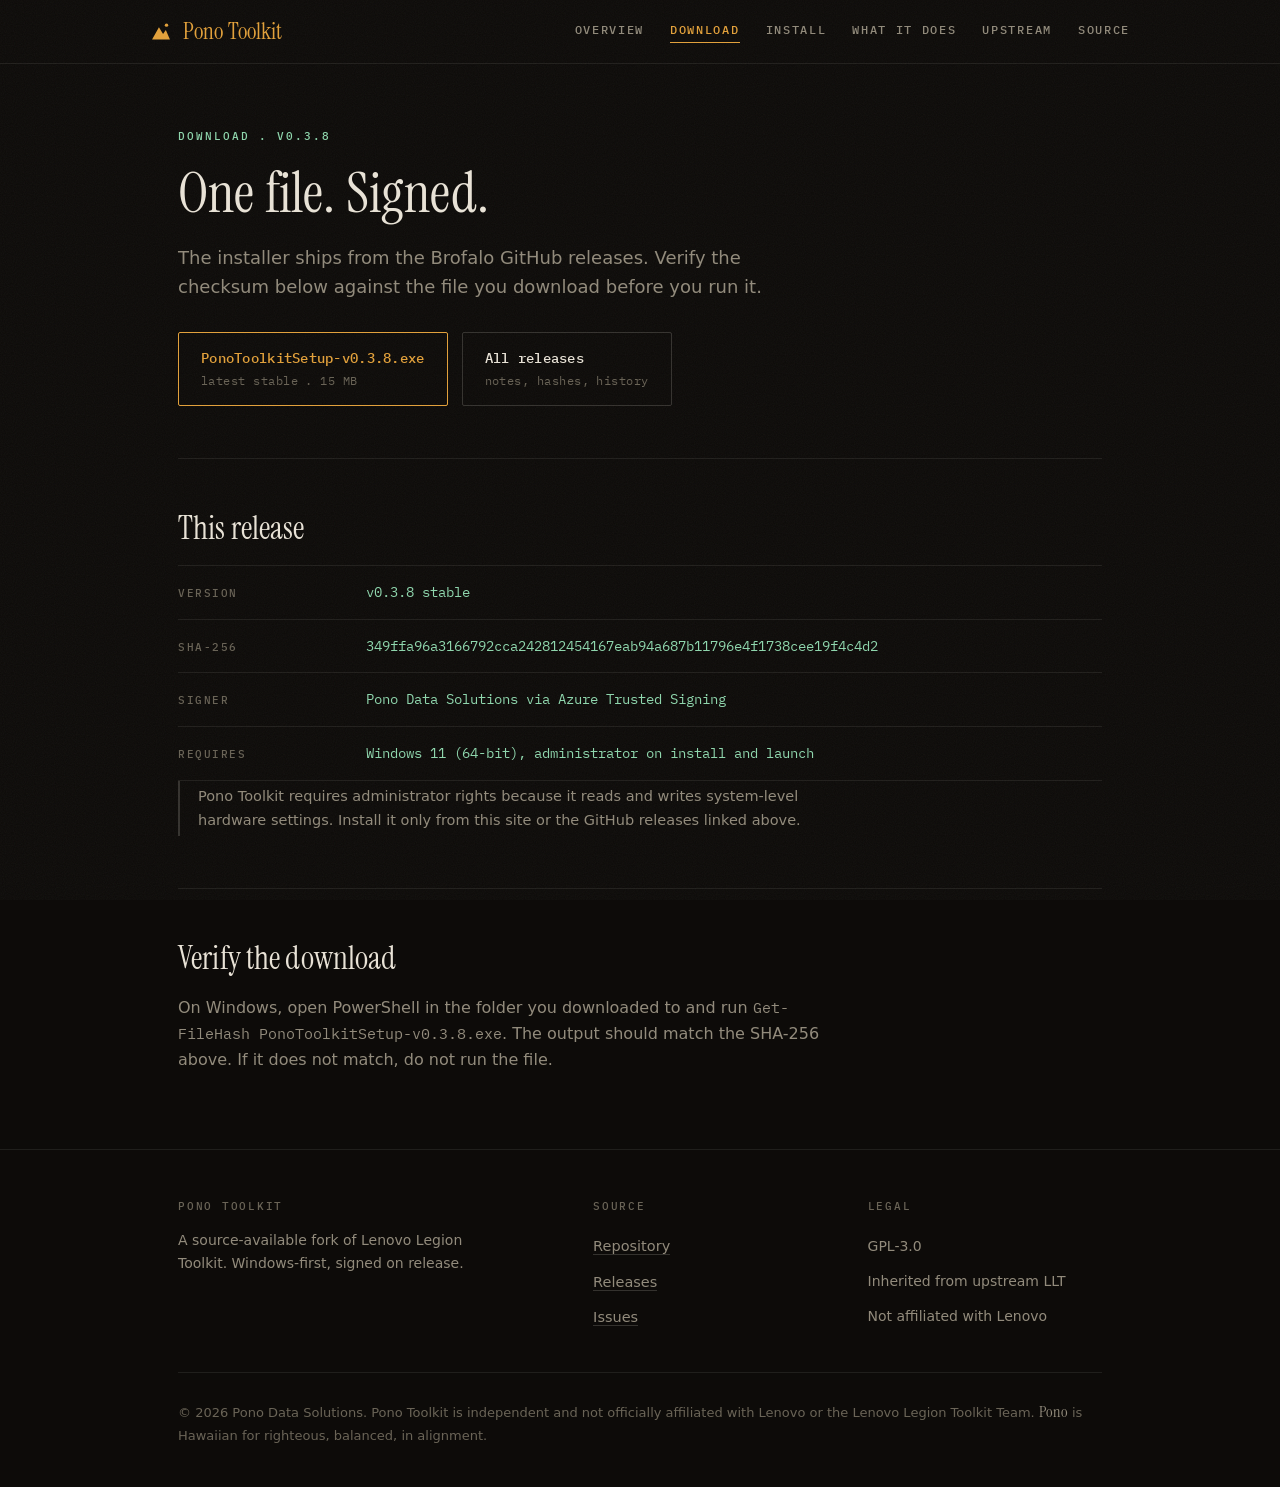
<file: docs/download.html>
<!doctype html>
<html lang="en">
<head>
  <meta charset="utf-8">
  <meta name="viewport" content="width=device-width,initial-scale=1">
  <title>Download . Pono Toolkit</title>
  <meta name="description" content="Download Pono Toolkit v0.3.8 for Windows 11. Signed installer with published SHA-256, signer, and system requirements.">
  <meta name="theme-color" content="#0d0b09">
  <link rel="preconnect" href="https://github.com">
  <link rel="stylesheet" href="styles.css">
</head>
<body>
  <header class="plate">
    <div class="wrap plate-row">
      <a class="brand" href="index.html">
        <svg class="mark" viewBox="0 0 32 32" aria-hidden="true">
          <path d="M3 27 L13 9 L19 19 L23 13 L29 27 Z" fill="currentColor"/>
          <circle cx="24" cy="6" r="2.5" fill="currentColor"/>
        </svg>
        <span class="name">Pono Toolkit</span>
      </a>
      <nav class="pages" aria-label="Primary">
        <a href="index.html">Overview</a>
        <a href="download.html" aria-current="page">Download</a>
        <a href="install.html">Install</a>
        <a href="whats-different.html">What it does</a>
        <a href="upstream.html">Upstream</a>
        <a href="https://github.com/Brofalo/LenovoLegionToolkit" rel="noopener">Source</a>
      </nav>
    </div>
  </header>

  <main>
    <div class="wrap">
      <div class="titleblock">
        <p class="kicker">Download . v0.3.8</p>
        <h1>One file. Signed.</h1>
        <p class="lede">The installer ships from the Brofalo GitHub releases. Verify the checksum below against the file you download before you run it.</p>
        <div class="actions">
          <a class="btn btn-primary" href="https://github.com/Brofalo/LenovoLegionToolkit/releases/latest/download/PonoToolkitSetup-v0.3.8.exe">
            <span class="t">PonoToolkitSetup-v0.3.8.exe</span>
            <span class="s">latest stable . 15 MB</span>
          </a>
          <a class="btn" href="https://github.com/Brofalo/LenovoLegionToolkit/releases" rel="noopener">
            <span class="t">All releases</span>
            <span class="s">notes, hashes, history</span>
          </a>
        </div>
      </div>

      <section>
        <h2>This release</h2>
        <dl class="spec">
          <div>
            <dt>Version</dt>
            <dd class="readout">v0.3.8 stable</dd>
          </div>
          <div>
            <dt>SHA-256</dt>
            <dd class="readout">349ffa96a3166792cca242812454167eab94a687b11796e4f1738cee19f4c4d2</dd>
          </div>
          <div>
            <dt>Signer</dt>
            <dd class="readout">Pono Data Solutions via Azure Trusted Signing</dd>
          </div>
          <div>
            <dt>Requires</dt>
            <dd class="readout">Windows 11 (64-bit), administrator on install and launch</dd>
          </div>
        </dl>
        <p class="note">Pono Toolkit requires administrator rights because it reads and writes system-level hardware settings. Install it only from this site or the GitHub releases linked above.</p>
      </section>

      <section>
        <h2>Verify the download</h2>
        <div class="prose">
          <p>On Windows, open PowerShell in the folder you downloaded to and run <code>Get-FileHash PonoToolkitSetup-v0.3.8.exe</code>. The output should match the SHA-256 above. If it does not match, do not run the file.</p>
        </div>
      </section>
    </div>
  </main>

  <footer>
    <div class="wrap">
      <div class="foot-grid">
        <div>
          <p class="label">Pono Toolkit</p>
          <p class="blurb">A source-available fork of Lenovo Legion Toolkit. Windows-first, signed on release.</p>
        </div>
        <div>
          <p class="label">Source</p>
          <ul class="links">
            <li><a href="https://github.com/Brofalo/LenovoLegionToolkit" rel="noopener">Repository</a></li>
            <li><a href="https://github.com/Brofalo/LenovoLegionToolkit/releases" rel="noopener">Releases</a></li>
            <li><a href="https://github.com/Brofalo/LenovoLegionToolkit/issues" rel="noopener">Issues</a></li>
          </ul>
        </div>
        <div>
          <p class="label">Legal</p>
          <ul class="legal-list">
            <li>GPL-3.0</li>
            <li>Inherited from upstream LLT</li>
            <li>Not affiliated with Lenovo</li>
          </ul>
        </div>
      </div>
      <p class="colophon">&copy; 2026 Pono Data Solutions. Pono Toolkit is independent and not officially affiliated with Lenovo or the Lenovo Legion Toolkit Team. <span class="motto">Pono</span> is Hawaiian for righteous, balanced, in alignment.</p>
    </div>
  </footer>
</body>
</html>
</file>
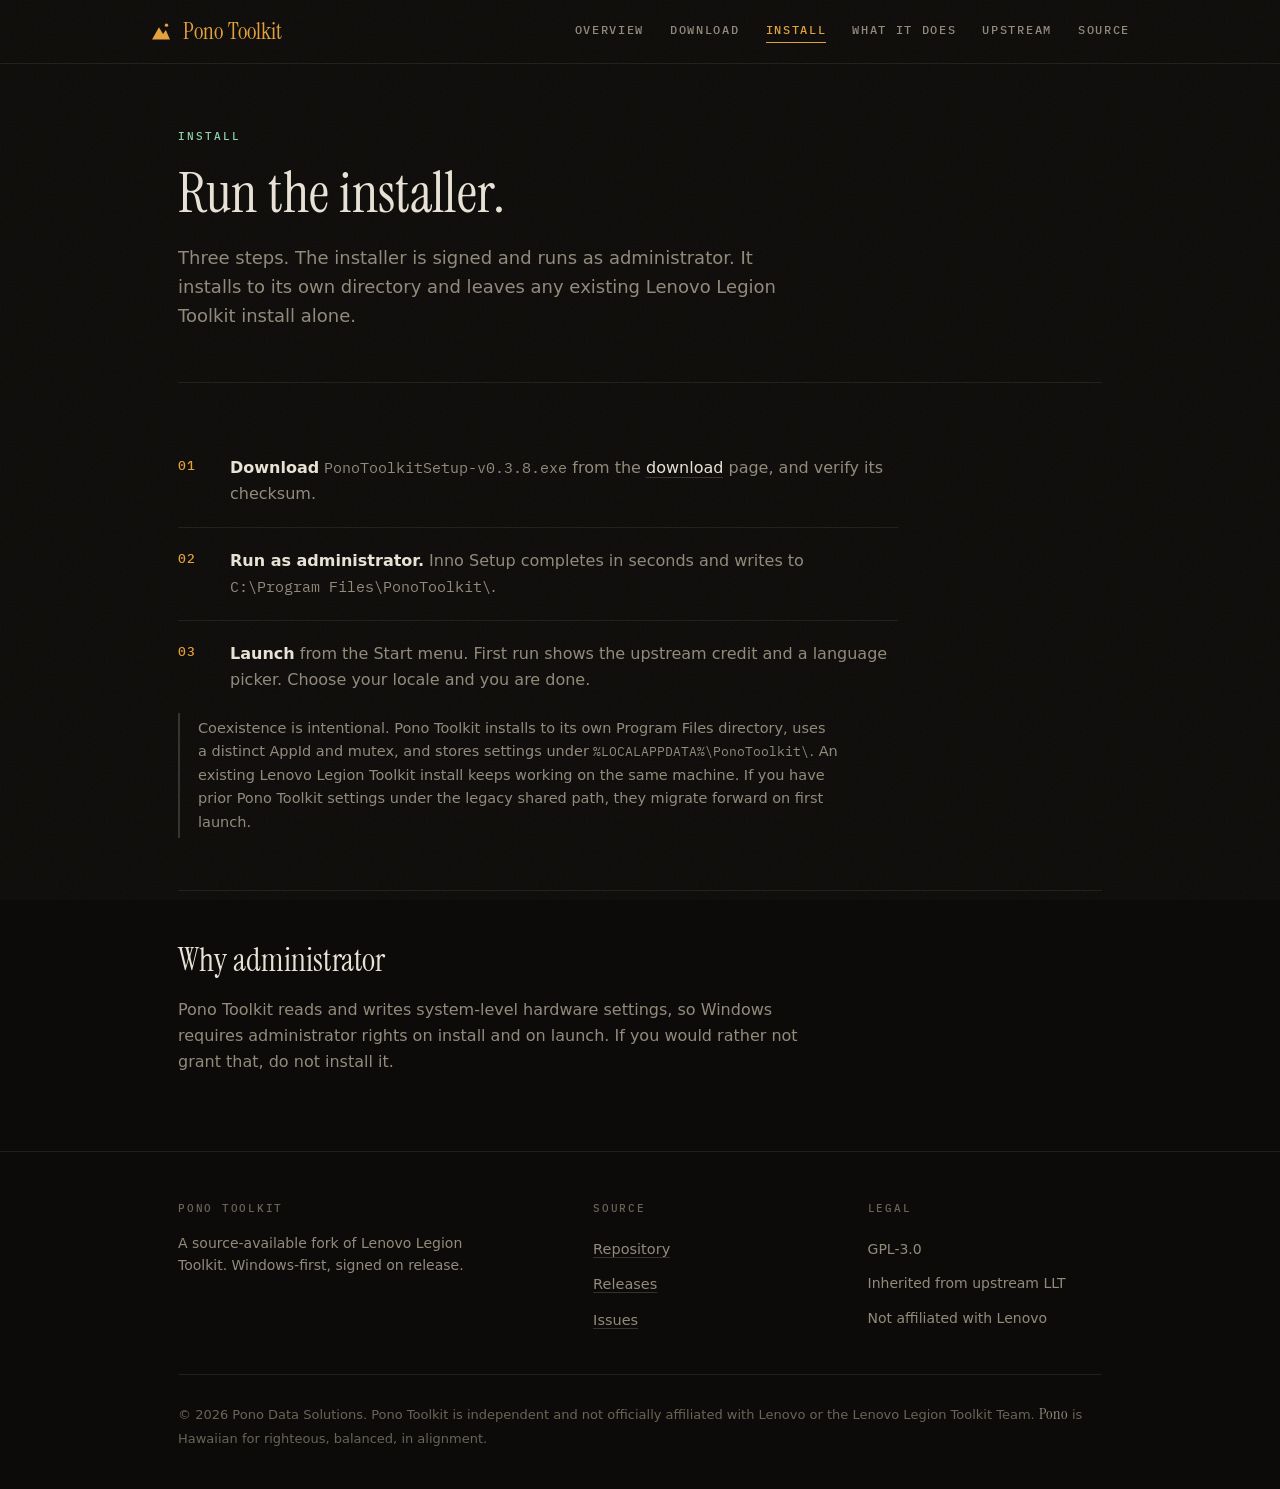
<file: docs/install.html>
<!doctype html>
<html lang="en">
<head>
  <meta charset="utf-8">
  <meta name="viewport" content="width=device-width,initial-scale=1">
  <title>Install . Pono Toolkit</title>
  <meta name="description" content="How to install and run Pono Toolkit on Windows 11. Runs as administrator, installs to its own directory, and coexists with Lenovo Legion Toolkit.">
  <meta name="theme-color" content="#0d0b09">
  <link rel="preconnect" href="https://github.com">
  <link rel="stylesheet" href="styles.css">
</head>
<body>
  <header class="plate">
    <div class="wrap plate-row">
      <a class="brand" href="index.html">
        <svg class="mark" viewBox="0 0 32 32" aria-hidden="true">
          <path d="M3 27 L13 9 L19 19 L23 13 L29 27 Z" fill="currentColor"/>
          <circle cx="24" cy="6" r="2.5" fill="currentColor"/>
        </svg>
        <span class="name">Pono Toolkit</span>
      </a>
      <nav class="pages" aria-label="Primary">
        <a href="index.html">Overview</a>
        <a href="download.html">Download</a>
        <a href="install.html" aria-current="page">Install</a>
        <a href="whats-different.html">What it does</a>
        <a href="upstream.html">Upstream</a>
        <a href="https://github.com/Brofalo/LenovoLegionToolkit" rel="noopener">Source</a>
      </nav>
    </div>
  </header>

  <main>
    <div class="wrap">
      <div class="titleblock">
        <p class="kicker">Install</p>
        <h1>Run the installer.</h1>
        <p class="lede">Three steps. The installer is signed and runs as administrator. It installs to its own directory and leaves any existing Lenovo Legion Toolkit install alone.</p>
      </div>

      <section>
        <ol class="steps">
          <li><strong>Download</strong> <code>PonoToolkitSetup-v0.3.8.exe</code> from the <a href="download.html">download</a> page, and verify its checksum.</li>
          <li><strong>Run as administrator.</strong> Inno Setup completes in seconds and writes to <code>C:\Program Files\PonoToolkit\</code>.</li>
          <li><strong>Launch</strong> from the Start menu. First run shows the upstream credit and a language picker. Choose your locale and you are done.</li>
        </ol>
        <p class="note">Coexistence is intentional. Pono Toolkit installs to its own Program Files directory, uses a distinct AppId and mutex, and stores settings under <code>%LOCALAPPDATA%\PonoToolkit\</code>. An existing Lenovo Legion Toolkit install keeps working on the same machine. If you have prior Pono Toolkit settings under the legacy shared path, they migrate forward on first launch.</p>
      </section>

      <section>
        <h2>Why administrator</h2>
        <div class="prose">
          <p>Pono Toolkit reads and writes system-level hardware settings, so Windows requires administrator rights on install and on launch. If you would rather not grant that, do not install it.</p>
        </div>
      </section>
    </div>
  </main>

  <footer>
    <div class="wrap">
      <div class="foot-grid">
        <div>
          <p class="label">Pono Toolkit</p>
          <p class="blurb">A source-available fork of Lenovo Legion Toolkit. Windows-first, signed on release.</p>
        </div>
        <div>
          <p class="label">Source</p>
          <ul class="links">
            <li><a href="https://github.com/Brofalo/LenovoLegionToolkit" rel="noopener">Repository</a></li>
            <li><a href="https://github.com/Brofalo/LenovoLegionToolkit/releases" rel="noopener">Releases</a></li>
            <li><a href="https://github.com/Brofalo/LenovoLegionToolkit/issues" rel="noopener">Issues</a></li>
          </ul>
        </div>
        <div>
          <p class="label">Legal</p>
          <ul class="legal-list">
            <li>GPL-3.0</li>
            <li>Inherited from upstream LLT</li>
            <li>Not affiliated with Lenovo</li>
          </ul>
        </div>
      </div>
      <p class="colophon">&copy; 2026 Pono Data Solutions. Pono Toolkit is independent and not officially affiliated with Lenovo or the Lenovo Legion Toolkit Team. <span class="motto">Pono</span> is Hawaiian for righteous, balanced, in alignment.</p>
    </div>
  </footer>
</body>
</html>
</file>
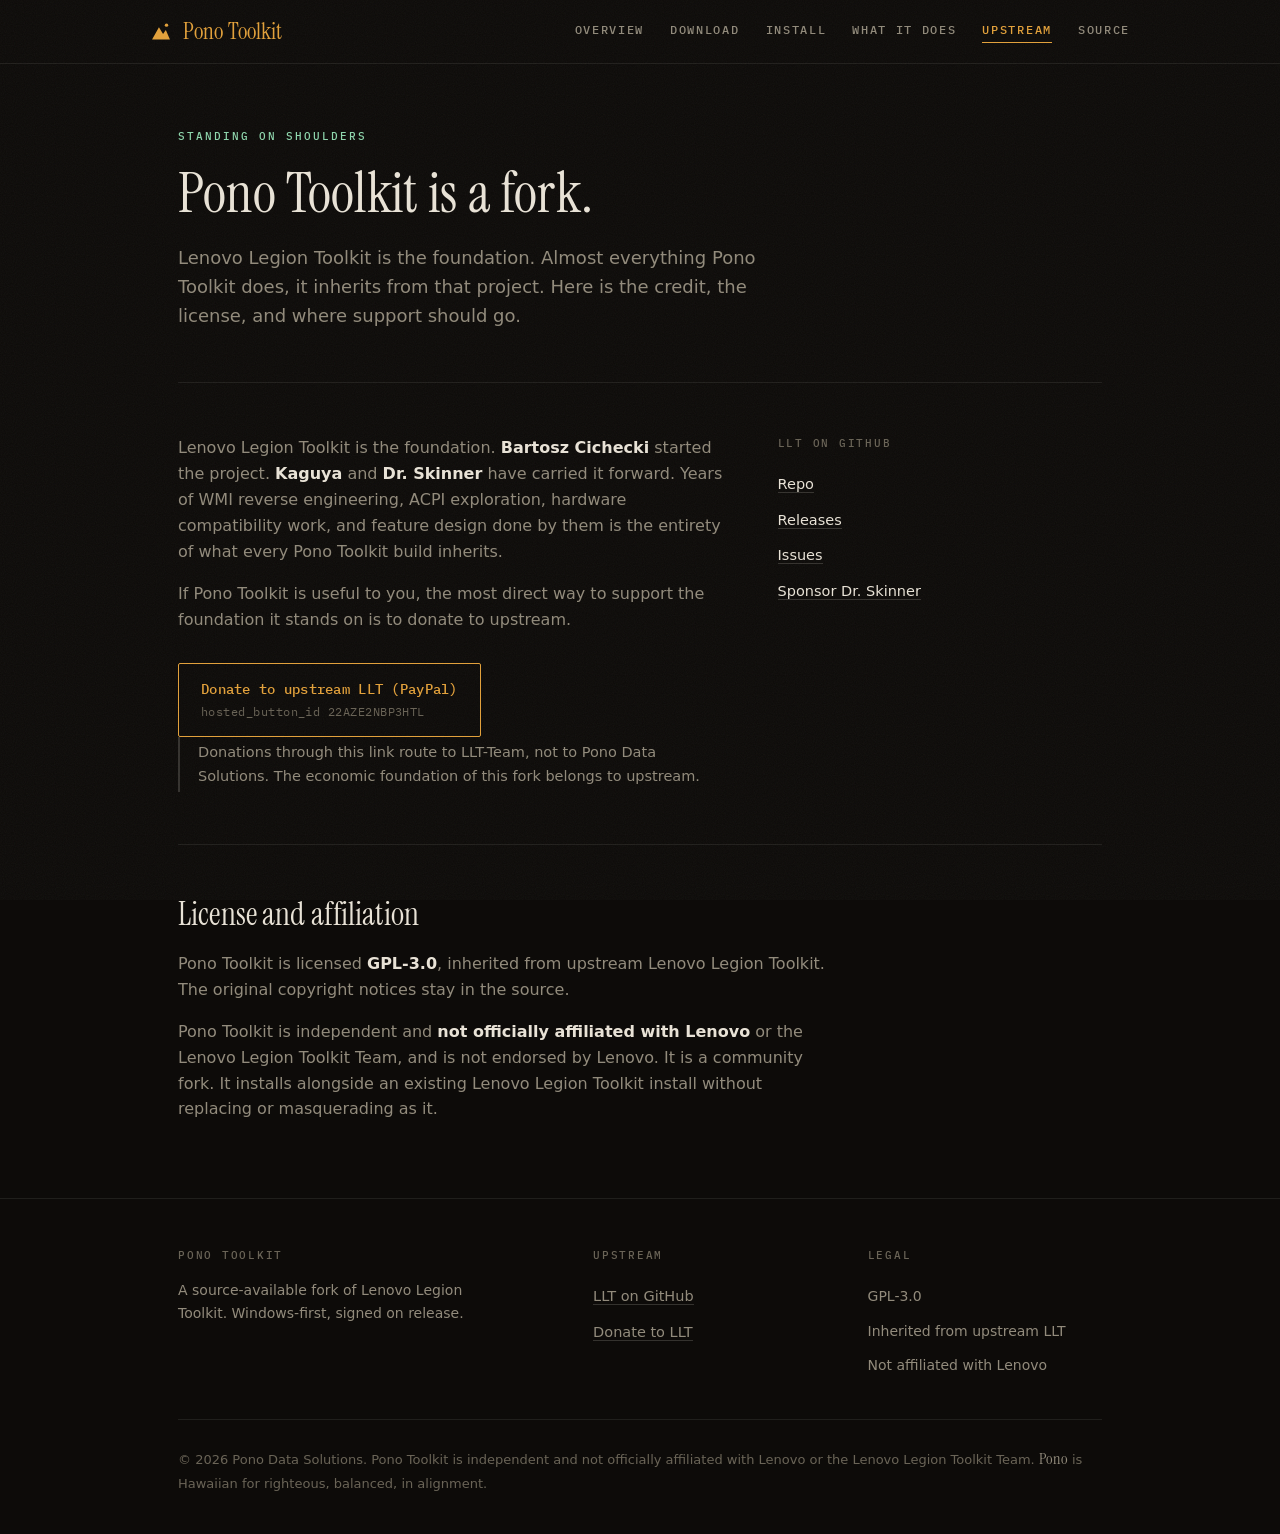
<file: docs/upstream.html>
<!doctype html>
<html lang="en">
<head>
  <meta charset="utf-8">
  <meta name="viewport" content="width=device-width,initial-scale=1">
  <title>Upstream . Pono Toolkit</title>
  <meta name="description" content="Pono Toolkit is a fork of Lenovo Legion Toolkit. The credit, the GPL-3.0 license, the not-affiliated notice, and why donations go to upstream and not to us.">
  <meta name="theme-color" content="#0d0b09">
  <link rel="preconnect" href="https://github.com">
  <link rel="stylesheet" href="styles.css">
</head>
<body>
  <header class="plate">
    <div class="wrap plate-row">
      <a class="brand" href="index.html">
        <svg class="mark" viewBox="0 0 32 32" aria-hidden="true">
          <path d="M3 27 L13 9 L19 19 L23 13 L29 27 Z" fill="currentColor"/>
          <circle cx="24" cy="6" r="2.5" fill="currentColor"/>
        </svg>
        <span class="name">Pono Toolkit</span>
      </a>
      <nav class="pages" aria-label="Primary">
        <a href="index.html">Overview</a>
        <a href="download.html">Download</a>
        <a href="install.html">Install</a>
        <a href="whats-different.html">What it does</a>
        <a href="upstream.html" aria-current="page">Upstream</a>
        <a href="https://github.com/Brofalo/LenovoLegionToolkit" rel="noopener">Source</a>
      </nav>
    </div>
  </header>

  <main>
    <div class="wrap">
      <div class="titleblock">
        <p class="kicker">Standing on shoulders</p>
        <h1>Pono Toolkit is a fork.</h1>
        <p class="lede">Lenovo Legion Toolkit is the foundation. Almost everything Pono Toolkit does, it inherits from that project. Here is the credit, the license, and where support should go.</p>
      </div>

      <section>
        <div class="cols">
          <div class="prose">
            <p>Lenovo Legion Toolkit is the foundation. <strong>Bartosz Cichecki</strong> started the project. <strong>Kaguya</strong> and <strong>Dr. Skinner</strong> have carried it forward. Years of WMI reverse engineering, ACPI exploration, hardware compatibility work, and feature design done by them is the entirety of what every Pono Toolkit build inherits.</p>
            <p>If Pono Toolkit is useful to you, the most direct way to support the foundation it stands on is to donate to upstream.</p>
            <div class="actions">
              <a class="btn btn-primary" href="https://www.paypal.com/donate/?hosted_button_id=22AZE2NBP3HTL" rel="noopener">
                <span class="t">Donate to upstream LLT (PayPal)</span>
                <span class="s">hosted_button_id 22AZE2NBP3HTL</span>
              </a>
            </div>
            <p class="note">Donations through this link route to LLT-Team, not to Pono Data Solutions. The economic foundation of this fork belongs to upstream.</p>
          </div>
          <aside class="aside">
            <p class="label">LLT on GitHub</p>
            <ul class="links">
              <li><a href="https://github.com/LenovoLegionToolkit-Team/LenovoLegionToolkit" rel="noopener">Repo</a></li>
              <li><a href="https://github.com/LenovoLegionToolkit-Team/LenovoLegionToolkit/releases" rel="noopener">Releases</a></li>
              <li><a href="https://github.com/LenovoLegionToolkit-Team/LenovoLegionToolkit/issues" rel="noopener">Issues</a></li>
              <li><a href="https://github.com/sponsors/Metanome" rel="noopener">Sponsor Dr. Skinner</a></li>
            </ul>
          </aside>
        </div>
      </section>

      <section>
        <h2>License and affiliation</h2>
        <div class="prose">
          <p>Pono Toolkit is licensed <strong>GPL-3.0</strong>, inherited from upstream Lenovo Legion Toolkit. The original copyright notices stay in the source.</p>
          <p>Pono Toolkit is independent and <strong>not officially affiliated with Lenovo</strong> or the Lenovo Legion Toolkit Team, and is not endorsed by Lenovo. It is a community fork. It installs alongside an existing Lenovo Legion Toolkit install without replacing or masquerading as it.</p>
        </div>
      </section>
    </div>
  </main>

  <footer>
    <div class="wrap">
      <div class="foot-grid">
        <div>
          <p class="label">Pono Toolkit</p>
          <p class="blurb">A source-available fork of Lenovo Legion Toolkit. Windows-first, signed on release.</p>
        </div>
        <div>
          <p class="label">Upstream</p>
          <ul class="links">
            <li><a href="https://github.com/LenovoLegionToolkit-Team/LenovoLegionToolkit" rel="noopener">LLT on GitHub</a></li>
            <li><a href="https://www.paypal.com/donate/?hosted_button_id=22AZE2NBP3HTL" rel="noopener">Donate to LLT</a></li>
          </ul>
        </div>
        <div>
          <p class="label">Legal</p>
          <ul class="legal-list">
            <li>GPL-3.0</li>
            <li>Inherited from upstream LLT</li>
            <li>Not affiliated with Lenovo</li>
          </ul>
        </div>
      </div>
      <p class="colophon">&copy; 2026 Pono Data Solutions. Pono Toolkit is independent and not officially affiliated with Lenovo or the Lenovo Legion Toolkit Team. <span class="motto">Pono</span> is Hawaiian for righteous, balanced, in alignment.</p>
    </div>
  </footer>
</body>
</html>
</file>
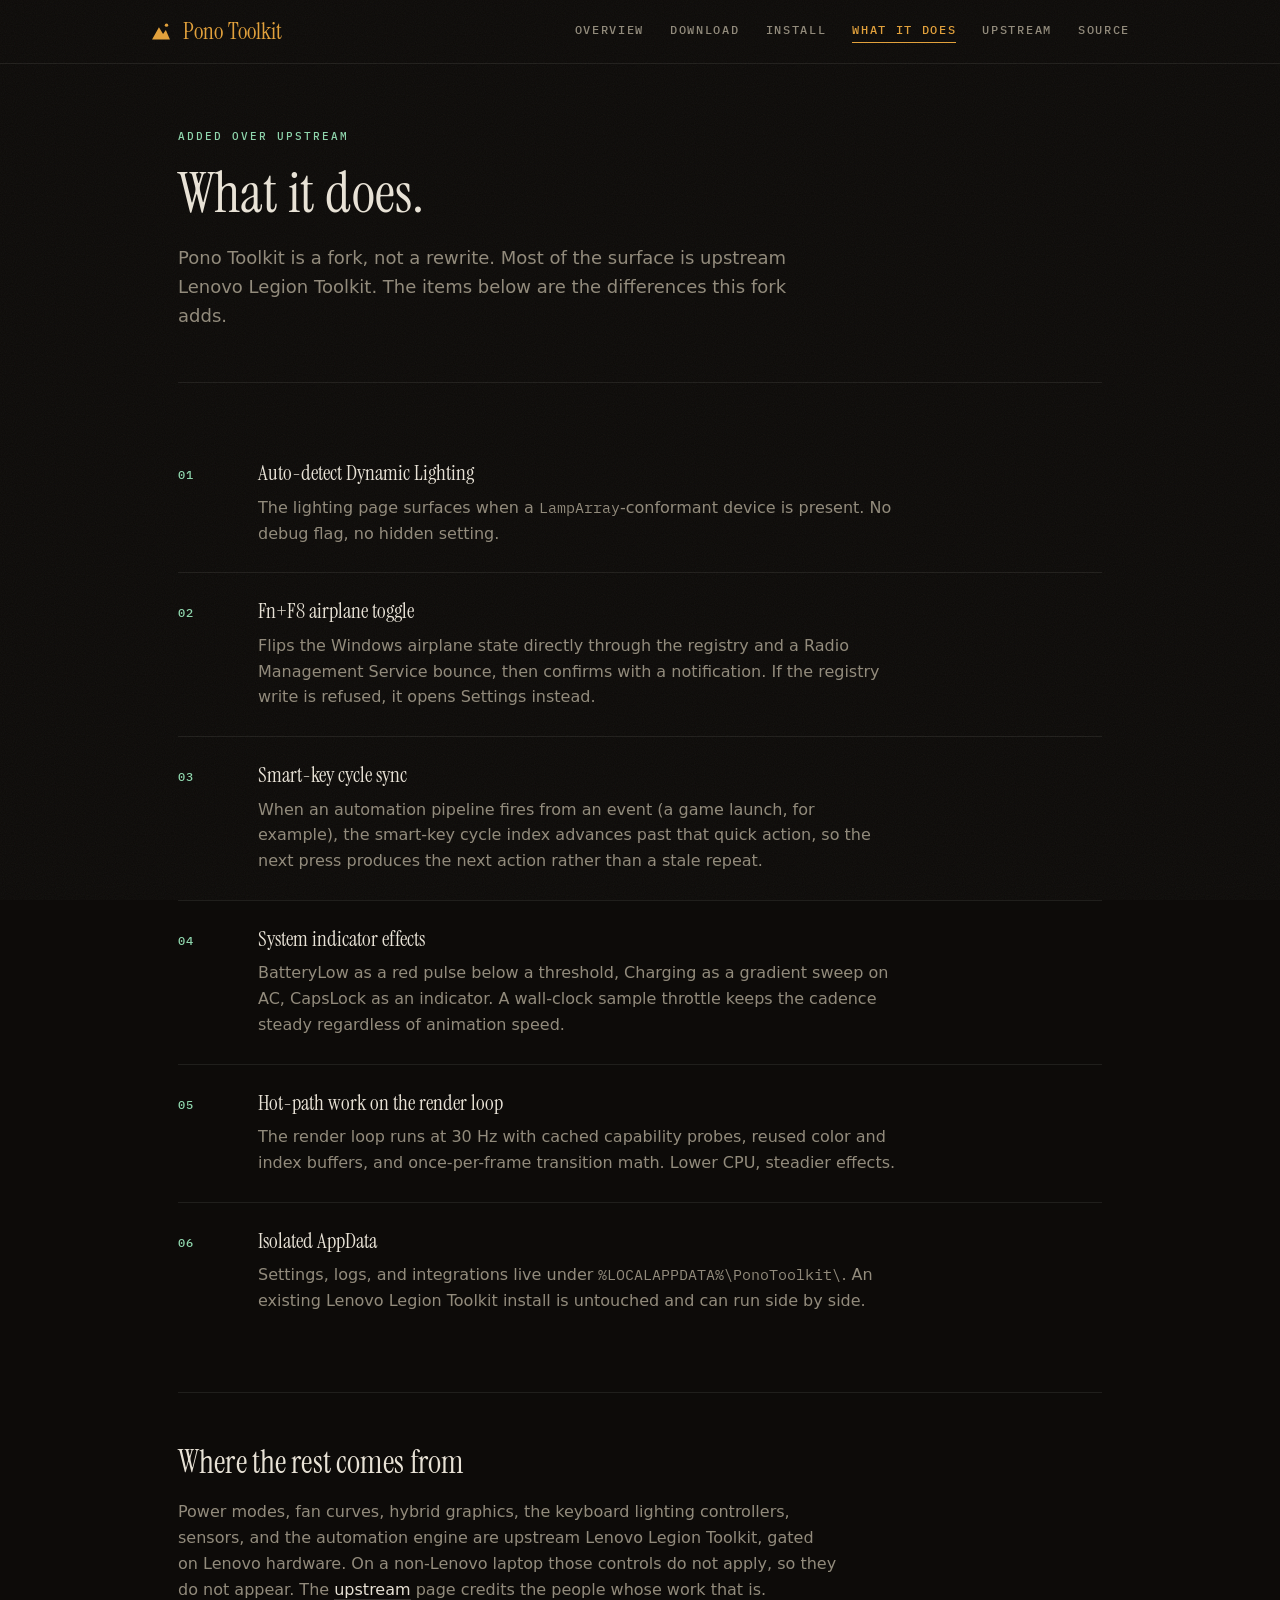
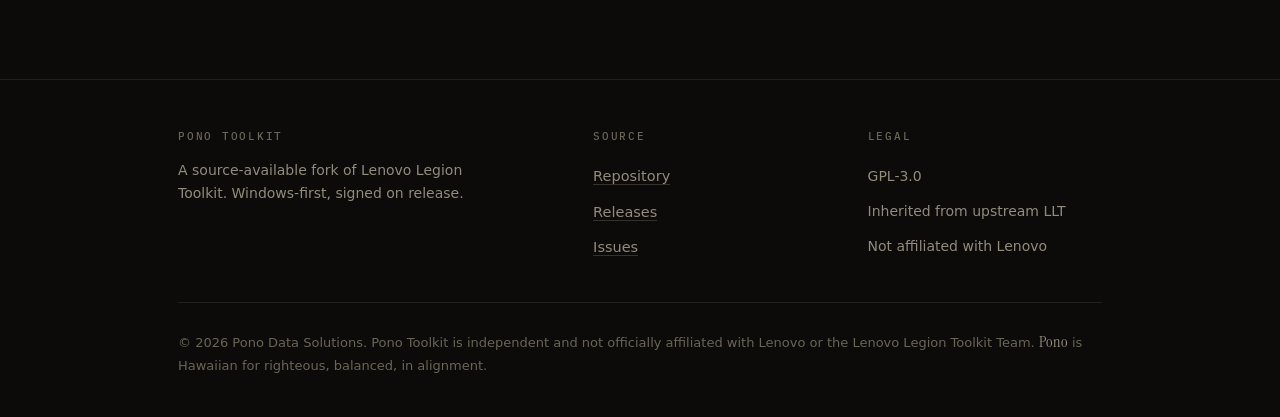
<file: docs/whats-different.html>
<!doctype html>
<html lang="en">
<head>
  <meta charset="utf-8">
  <meta name="viewport" content="width=device-width,initial-scale=1">
  <title>What it does . Pono Toolkit</title>
  <meta name="description" content="What Pono Toolkit adds over upstream Lenovo Legion Toolkit: Dynamic Lighting auto-detect, an Fn+F8 airplane toggle, smart-key automation sync, system indicator effects, and isolated settings.">
  <meta name="theme-color" content="#0d0b09">
  <link rel="preconnect" href="https://github.com">
  <link rel="stylesheet" href="styles.css">
</head>
<body>
  <header class="plate">
    <div class="wrap plate-row">
      <a class="brand" href="index.html">
        <svg class="mark" viewBox="0 0 32 32" aria-hidden="true">
          <path d="M3 27 L13 9 L19 19 L23 13 L29 27 Z" fill="currentColor"/>
          <circle cx="24" cy="6" r="2.5" fill="currentColor"/>
        </svg>
        <span class="name">Pono Toolkit</span>
      </a>
      <nav class="pages" aria-label="Primary">
        <a href="index.html">Overview</a>
        <a href="download.html">Download</a>
        <a href="install.html">Install</a>
        <a href="whats-different.html" aria-current="page">What it does</a>
        <a href="upstream.html">Upstream</a>
        <a href="https://github.com/Brofalo/LenovoLegionToolkit" rel="noopener">Source</a>
      </nav>
    </div>
  </header>

  <main>
    <div class="wrap">
      <div class="titleblock">
        <p class="kicker">Added over upstream</p>
        <h1>What it does.</h1>
        <p class="lede">Pono Toolkit is a fork, not a rewrite. Most of the surface is upstream Lenovo Legion Toolkit. The items below are the differences this fork adds.</p>
      </div>

      <section>
        <div class="log">
          <div class="row">
            <div class="idx">01</div>
            <div class="body">
              <h3>Auto-detect Dynamic Lighting</h3>
              <p>The lighting page surfaces when a <code>LampArray</code>-conformant device is present. No debug flag, no hidden setting.</p>
            </div>
          </div>
          <div class="row">
            <div class="idx">02</div>
            <div class="body">
              <h3>Fn+F8 airplane toggle</h3>
              <p>Flips the Windows airplane state directly through the registry and a Radio Management Service bounce, then confirms with a notification. If the registry write is refused, it opens Settings instead.</p>
            </div>
          </div>
          <div class="row">
            <div class="idx">03</div>
            <div class="body">
              <h3>Smart-key cycle sync</h3>
              <p>When an automation pipeline fires from an event (a game launch, for example), the smart-key cycle index advances past that quick action, so the next press produces the next action rather than a stale repeat.</p>
            </div>
          </div>
          <div class="row">
            <div class="idx">04</div>
            <div class="body">
              <h3>System indicator effects</h3>
              <p>BatteryLow as a red pulse below a threshold, Charging as a gradient sweep on AC, CapsLock as an indicator. A wall-clock sample throttle keeps the cadence steady regardless of animation speed.</p>
            </div>
          </div>
          <div class="row">
            <div class="idx">05</div>
            <div class="body">
              <h3>Hot-path work on the render loop</h3>
              <p>The render loop runs at 30 Hz with cached capability probes, reused color and index buffers, and once-per-frame transition math. Lower CPU, steadier effects.</p>
            </div>
          </div>
          <div class="row">
            <div class="idx">06</div>
            <div class="body">
              <h3>Isolated AppData</h3>
              <p>Settings, logs, and integrations live under <code>%LOCALAPPDATA%\PonoToolkit\</code>. An existing Lenovo Legion Toolkit install is untouched and can run side by side.</p>
            </div>
          </div>
        </div>
      </section>

      <section>
        <h2>Where the rest comes from</h2>
        <div class="prose">
          <p>Power modes, fan curves, hybrid graphics, the keyboard lighting controllers, sensors, and the automation engine are upstream Lenovo Legion Toolkit, gated on Lenovo hardware. On a non-Lenovo laptop those controls do not apply, so they do not appear. The <a href="upstream.html">upstream</a> page credits the people whose work that is.</p>
        </div>
      </section>
    </div>
  </main>

  <footer>
    <div class="wrap">
      <div class="foot-grid">
        <div>
          <p class="label">Pono Toolkit</p>
          <p class="blurb">A source-available fork of Lenovo Legion Toolkit. Windows-first, signed on release.</p>
        </div>
        <div>
          <p class="label">Source</p>
          <ul class="links">
            <li><a href="https://github.com/Brofalo/LenovoLegionToolkit" rel="noopener">Repository</a></li>
            <li><a href="https://github.com/Brofalo/LenovoLegionToolkit/releases" rel="noopener">Releases</a></li>
            <li><a href="https://github.com/Brofalo/LenovoLegionToolkit/issues" rel="noopener">Issues</a></li>
          </ul>
        </div>
        <div>
          <p class="label">Legal</p>
          <ul class="legal-list">
            <li>GPL-3.0</li>
            <li>Inherited from upstream LLT</li>
            <li>Not affiliated with Lenovo</li>
          </ul>
        </div>
      </div>
      <p class="colophon">&copy; 2026 Pono Data Solutions. Pono Toolkit is independent and not officially affiliated with Lenovo or the Lenovo Legion Toolkit Team. <span class="motto">Pono</span> is Hawaiian for righteous, balanced, in alignment.</p>
    </div>
  </footer>
</body>
</html>
</file>
<file: docs/styles.css>
/* ponotoolkit.com . Porchlight.
 * One lamp left on in the dark. Warm black room, one amber lamp on the
 * brand and the primary action, phosphor green for instrument readouts
 * (version, hash, signer, requirements), a logbook serif for headings,
 * mono for labels and nav, system sans for prose. Machined corners,
 * hairline rules, an SVG grain overlay. No gradients, no glass, no
 * rounded cards. Shared by every page. */

/* ---- Faces ---- */
@font-face {
  font-family: "Instrument Serif"; font-style: normal; font-weight: 400;
  font-display: swap;
  src: url([data-uri]) format("woff2");
  unicode-range: U+0100-02BA, U+02BD-02C5, U+02C7-02CC, U+02CE-02D7, U+02DD-02FF, U+0304, U+0308, U+0329, U+1D00-1DBF, U+1E00-1E9F, U+1EF2-1EFF, U+2020, U+20A0-20AB, U+20AD-20C0, U+2113, U+2C60-2C7F, U+A720-A7FF;
}
@font-face {
  font-family: "Instrument Serif"; font-style: normal; font-weight: 400;
  font-display: swap;
  src: url([data-uri]) format("woff2");
  unicode-range: U+0000-00FF, U+0131, U+0152-0153, U+02BB-02BC, U+02C6, U+02DA, U+02DC, U+0304, U+0308, U+0329, U+2000-206F, U+20AC, U+2122, U+2191, U+2193, U+2212, U+2215, U+FEFF, U+FFFD;
}
@font-face {
  font-family: "IBM Plex Mono"; font-style: normal; font-weight: 400;
  font-display: swap;
  src: url([data-uri]) format("woff2");
}
@font-face {
  font-family: "IBM Plex Mono"; font-style: normal; font-weight: 500;
  font-display: swap;
  src: url([data-uri]) format("woff2");
}

/* ---- Tokens ---- */
:root {
  --bg: #0d0b09;
  --panel: #110f0c;
  --lift: #181510;
  --ink: #e8e2d6;
  --dim: #928b7c;
  --faint: #6a6457;
  --hair: rgba(232,226,214,.09);
  --hair2: rgba(232,226,214,.18);
  --lamp: #e2a13c;
  --phos: #8fd6ad;
  --alarm: #e06a5a;

  --serif: "Instrument Serif", Georgia, "Times New Roman", serif;
  --mono: "IBM Plex Mono", ui-monospace, "Cascadia Mono", Consolas, monospace;
  --sans: system-ui, -apple-system, "Segoe UI", Roboto, sans-serif;

  --max: 980px;
}

* { box-sizing: border-box; }

html, body {
  margin: 0;
  padding: 0;
  background: var(--bg);
  color: var(--ink);
  font-family: var(--sans);
  font-size: 16px;
  line-height: 1.62;
  -webkit-font-smoothing: antialiased;
  -moz-osx-font-smoothing: grayscale;
}

/* Grain overlay: SVG turbulence at ~5%. */
body::before {
  content: "";
  position: fixed;
  inset: 0;
  z-index: 0;
  pointer-events: none;
  opacity: .05;
  background-image: url("data:image/svg+xml;utf8,<svg xmlns='http://www.w3.org/2000/svg' width='160' height='160'><filter id='g'><feTurbulence type='fractalNoise' baseFrequency='0.9' numOctaves='2' stitchTiles='stitch'/></filter><rect width='100%25' height='100%25' filter='url(%23g)'/></svg>");
}

body > * { position: relative; z-index: 1; }

a {
  color: var(--ink);
  text-decoration: none;
  border-bottom: 1px solid var(--hair2);
  transition: color .12s ease, border-color .12s ease;
}
a:hover { color: var(--lamp); border-bottom-color: var(--lamp); }

:focus-visible {
  outline: 2px solid var(--lamp);
  outline-offset: 2px;
  border-radius: 1px;
}

code, .mono {
  font-family: var(--mono);
  font-size: .92em;
}

.wrap {
  max-width: var(--max);
  margin: 0 auto;
  padding: 0 28px;
}

/* ---- Labels / readouts (instruments) ---- */
.label {
  font-family: var(--mono);
  font-weight: 500;
  font-size: 11px;
  letter-spacing: .16em;
  text-transform: uppercase;
  color: var(--faint);
  margin: 0;
}

.readout {
  font-family: var(--mono);
  color: var(--phos);
}

/* ---- Top plate / nav ---- */
.plate {
  border-bottom: 1px solid var(--hair);
}

.plate-row {
  display: flex;
  align-items: center;
  justify-content: space-between;
  gap: 24px;
  padding: 20px 0;
  flex-wrap: wrap;
}

.brand {
  display: inline-flex;
  align-items: center;
  gap: 11px;
  border-bottom: none;
  color: var(--ink);
}
.brand:hover { color: var(--ink); }

.brand .mark {
  width: 22px;
  height: 22px;
  color: var(--lamp);
  flex-shrink: 0;
}

.brand .name {
  font-family: var(--serif);
  font-size: 23px;
  line-height: 1;
  color: var(--lamp);
  letter-spacing: .005em;
}

nav.pages {
  display: flex;
  gap: 26px;
  flex-wrap: wrap;
}

nav.pages a {
  font-family: var(--mono);
  font-size: 12px;
  font-weight: 500;
  letter-spacing: .14em;
  text-transform: uppercase;
  color: var(--dim);
  border-bottom: 1px solid transparent;
  padding-bottom: 2px;
}
nav.pages a:hover { color: var(--ink); border-bottom-color: var(--hair2); }
nav.pages a[aria-current="page"] {
  color: var(--lamp);
  border-bottom-color: var(--lamp);
}

/* ---- Title block ---- */
.titleblock {
  border-bottom: 1px solid var(--hair);
  padding: 64px 0 52px;
}

.titleblock .kicker {
  font-family: var(--mono);
  font-size: 11px;
  font-weight: 500;
  letter-spacing: .18em;
  text-transform: uppercase;
  color: var(--phos);
  margin: 0 0 18px;
}

h1 {
  font-family: var(--serif);
  font-weight: 400;
  font-size: 56px;
  line-height: 1.04;
  letter-spacing: .003em;
  margin: 0;
  color: var(--ink);
}

.titleblock .lede {
  font-size: 18px;
  line-height: 1.6;
  color: var(--dim);
  max-width: 640px;
  margin: 22px 0 0;
}

/* ---- Sections ---- */
section { padding: 52px 0; }
section + section { border-top: 1px solid var(--hair); }

h2 {
  font-family: var(--serif);
  font-weight: 400;
  font-size: 32px;
  line-height: 1.12;
  letter-spacing: .004em;
  margin: 0 0 18px;
  color: var(--ink);
}

h3 {
  font-family: var(--serif);
  font-weight: 400;
  font-size: 21px;
  line-height: 1.2;
  margin: 0 0 8px;
  color: var(--ink);
}

p { margin: 0 0 16px; }
p:last-child { margin-bottom: 0; }

.prose { max-width: 660px; color: var(--ink); }
.prose p { color: var(--dim); }
.prose strong { color: var(--ink); font-weight: 600; }

/* ---- Buttons ---- */
.actions {
  display: flex;
  gap: 14px;
  flex-wrap: wrap;
  margin: 30px 0 0;
}

.btn {
  display: inline-flex;
  flex-direction: column;
  align-items: flex-start;
  gap: 3px;
  padding: 14px 22px;
  border: 1px solid var(--hair2);
  border-radius: 2px;
  background: transparent;
  color: var(--ink);
  transition: border-color .12s ease, background .12s ease, color .12s ease;
}
.btn:hover { background: var(--lift); border-color: var(--dim); color: var(--ink); }
.btn .t {
  font-family: var(--mono);
  font-size: 14px;
  font-weight: 500;
  letter-spacing: .02em;
}
.btn .s {
  font-family: var(--mono);
  font-size: 11.5px;
  letter-spacing: .04em;
  color: var(--faint);
}

/* The one amber action. Light, not paint: amber hairline and amber label. */
.btn-primary {
  border-color: var(--lamp);
}
.btn-primary .t { color: var(--lamp); }
.btn-primary:hover { background: rgba(226,161,60,.08); border-color: var(--lamp); }

/* ---- Spec list (download meta: readouts) ---- */
.spec {
  margin: 0;
  border-top: 1px solid var(--hair);
}
.spec > div {
  display: grid;
  grid-template-columns: 168px 1fr;
  gap: 20px;
  padding: 16px 0;
  border-bottom: 1px solid var(--hair);
  align-items: baseline;
}
.spec dt {
  font-family: var(--mono);
  font-size: 11px;
  font-weight: 500;
  letter-spacing: .14em;
  text-transform: uppercase;
  color: var(--faint);
  margin: 0;
}
.spec dd {
  margin: 0;
  font-family: var(--mono);
  font-size: 13.5px;
  line-height: 1.5;
  color: var(--phos);
  word-break: break-all;
}
.spec dd.plain { color: var(--ink); word-break: normal; }

/* ---- Numbered steps ---- */
ol.steps {
  list-style: none;
  counter-reset: s;
  padding: 0;
  margin: 0;
  max-width: 720px;
}
ol.steps li {
  counter-increment: s;
  position: relative;
  padding: 20px 0 20px 52px;
  border-top: 1px solid var(--hair);
  color: var(--dim);
}
ol.steps li:first-child { border-top: none; }
ol.steps li::before {
  content: counter(s, decimal-leading-zero);
  position: absolute;
  left: 0;
  top: 20px;
  font-family: var(--mono);
  font-size: 13px;
  font-weight: 500;
  letter-spacing: .06em;
  color: var(--lamp);
}
ol.steps strong { color: var(--ink); font-weight: 600; }

/* ---- Feature rows (watch-log over cards) ---- */
.log { margin: 0; }
.log .row {
  display: grid;
  grid-template-columns: 56px 1fr;
  gap: 24px;
  padding: 26px 0;
  border-top: 1px solid var(--hair);
}
.log .row:first-child { border-top: none; }
.log .idx {
  font-family: var(--mono);
  font-size: 12px;
  font-weight: 500;
  letter-spacing: .08em;
  color: var(--phos);
  padding-top: 4px;
}
.log .body p { color: var(--dim); margin: 0; max-width: 640px; }

/* ---- Note ---- */
.note {
  border-left: 2px solid var(--hair2);
  padding: 4px 0 4px 18px;
  color: var(--dim);
  font-size: 14.5px;
  max-width: 660px;
}

/* ---- Two-column upstream ---- */
.cols {
  display: grid;
  grid-template-columns: 1.7fr 1fr;
  gap: 48px;
  align-items: start;
}
.aside .label { margin-bottom: 14px; }
ul.links { list-style: none; padding: 0; margin: 0; }
ul.links li { padding: 6px 0; font-size: 14.5px; }

/* ---- Footer ---- */
footer {
  border-top: 1px solid var(--hair);
  padding: 48px 0 40px;
  margin-top: 24px;
}
.foot-grid {
  display: grid;
  grid-template-columns: 1.6fr 1fr 1fr;
  gap: 40px;
  margin-bottom: 36px;
}
footer .label { margin-bottom: 14px; }
footer .blurb { color: var(--dim); font-size: 14px; max-width: 320px; margin: 14px 0 0; }
footer ul.links a { color: var(--dim); }
footer ul.links a:hover { color: var(--lamp); }
footer .legal-list { list-style: none; padding: 0; margin: 0; }
footer .legal-list li { color: var(--dim); font-size: 14px; padding: 6px 0; }

.colophon {
  border-top: 1px solid var(--hair);
  padding-top: 26px;
  color: var(--faint);
  font-size: 13px;
  line-height: 1.65;
}
.colophon .motto {
  font-family: var(--serif);
  font-size: 16px;
  color: var(--dim);
}

/* ---- Motion budget ---- */
@media (prefers-reduced-motion: reduce) {
  * { transition: none !important; }
}

/* ---- Narrow ---- */
@media (max-width: 760px) {
  h1 { font-size: 40px; }
  h2 { font-size: 26px; }
  .titleblock { padding: 44px 0 36px; }
  section { padding: 40px 0; }
  .cols { grid-template-columns: 1fr; gap: 32px; }
  .foot-grid { grid-template-columns: 1fr 1fr; gap: 28px; }
  .spec > div { grid-template-columns: 1fr; gap: 4px; }
  .plate-row { gap: 14px; }
  nav.pages { gap: 18px; }
}

@media (max-width: 460px) {
  .wrap { padding: 0 20px; }
  h1 { font-size: 34px; }
  .foot-grid { grid-template-columns: 1fr; }
  .log .row { grid-template-columns: 1fr; gap: 8px; }
}
</file>
